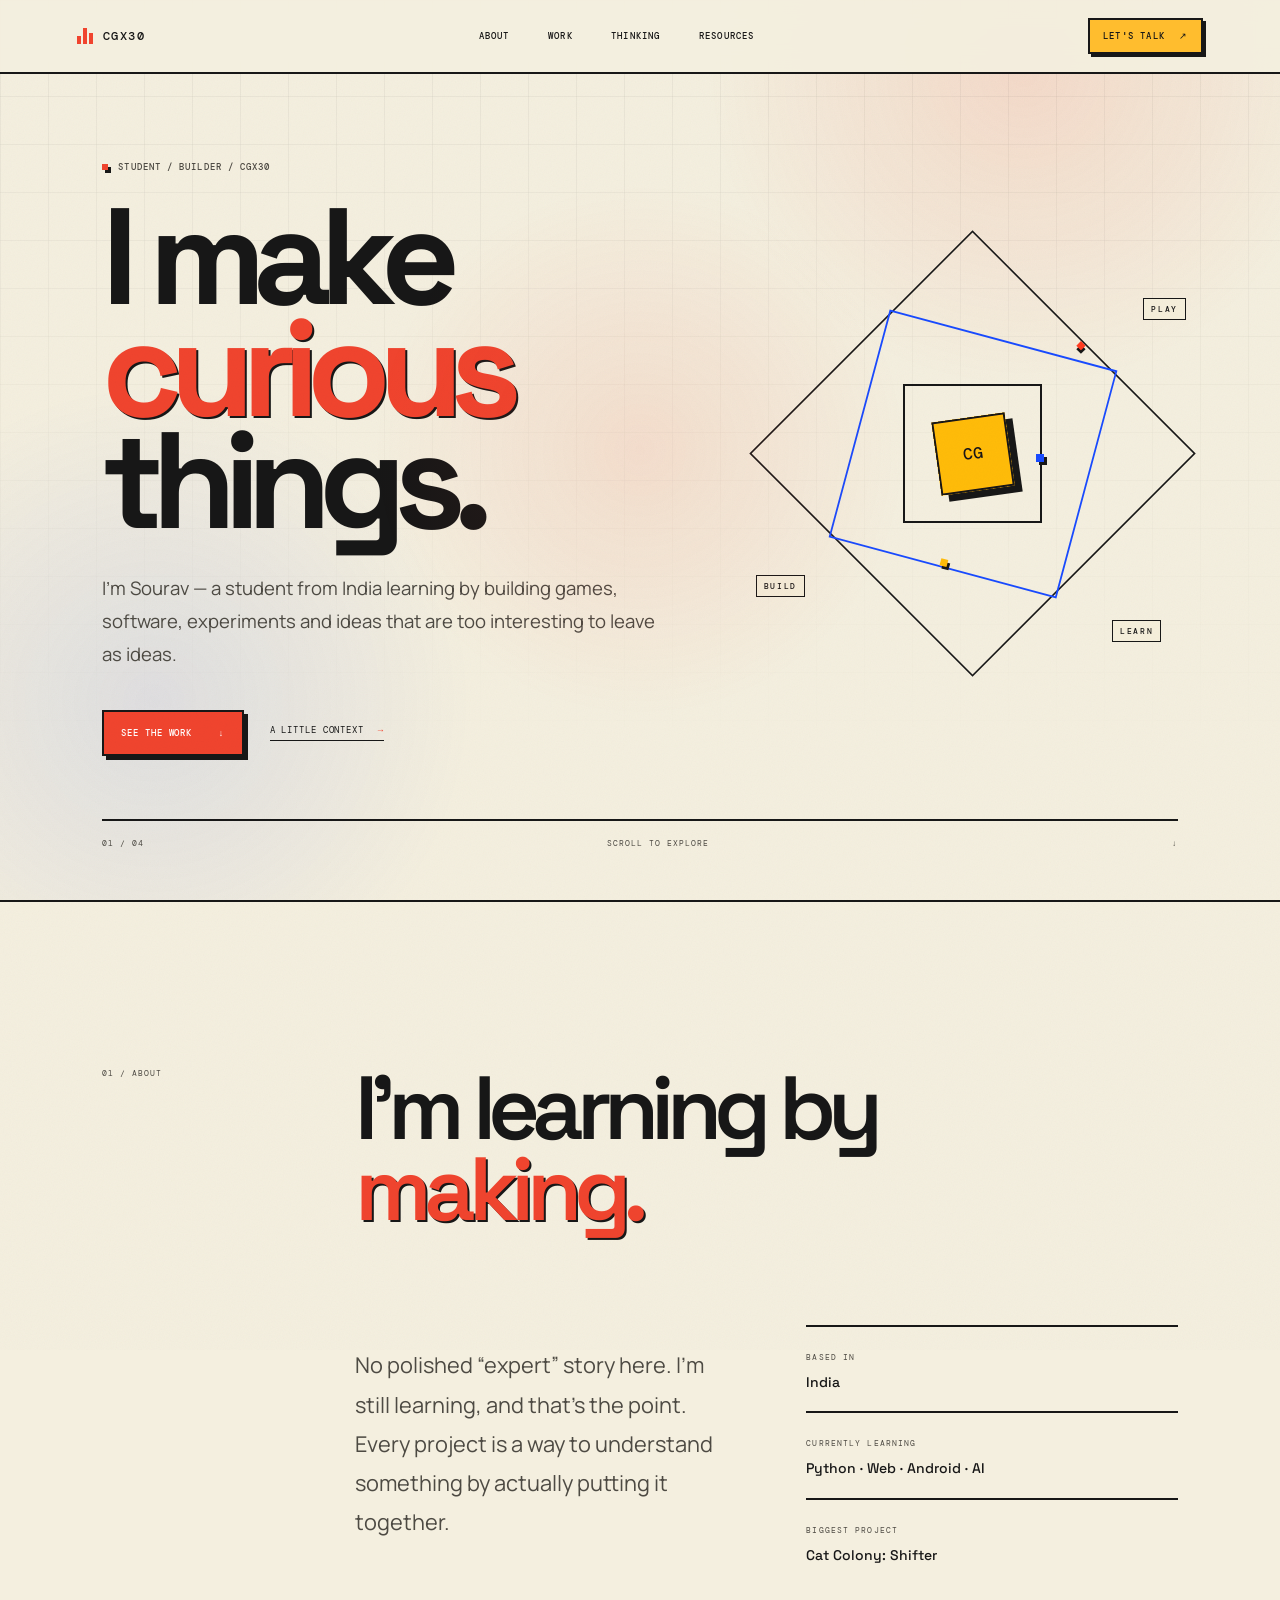
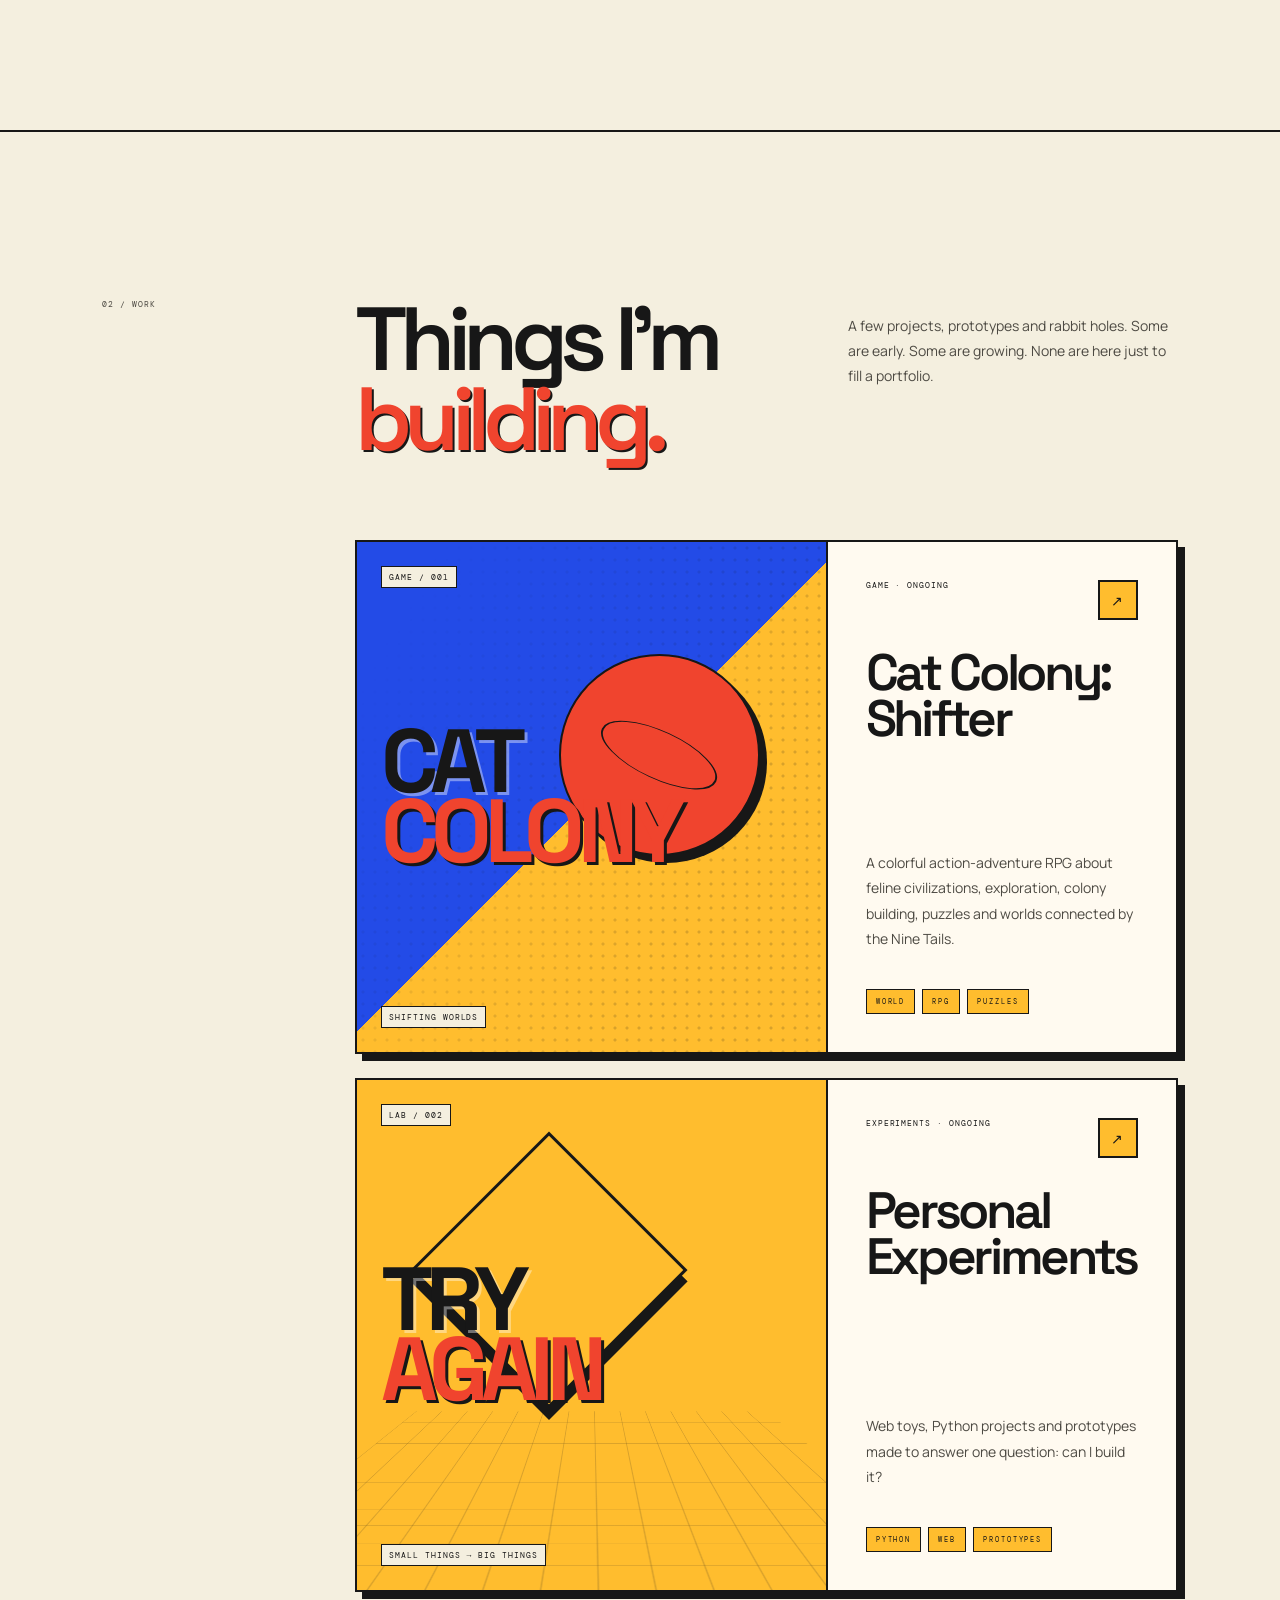
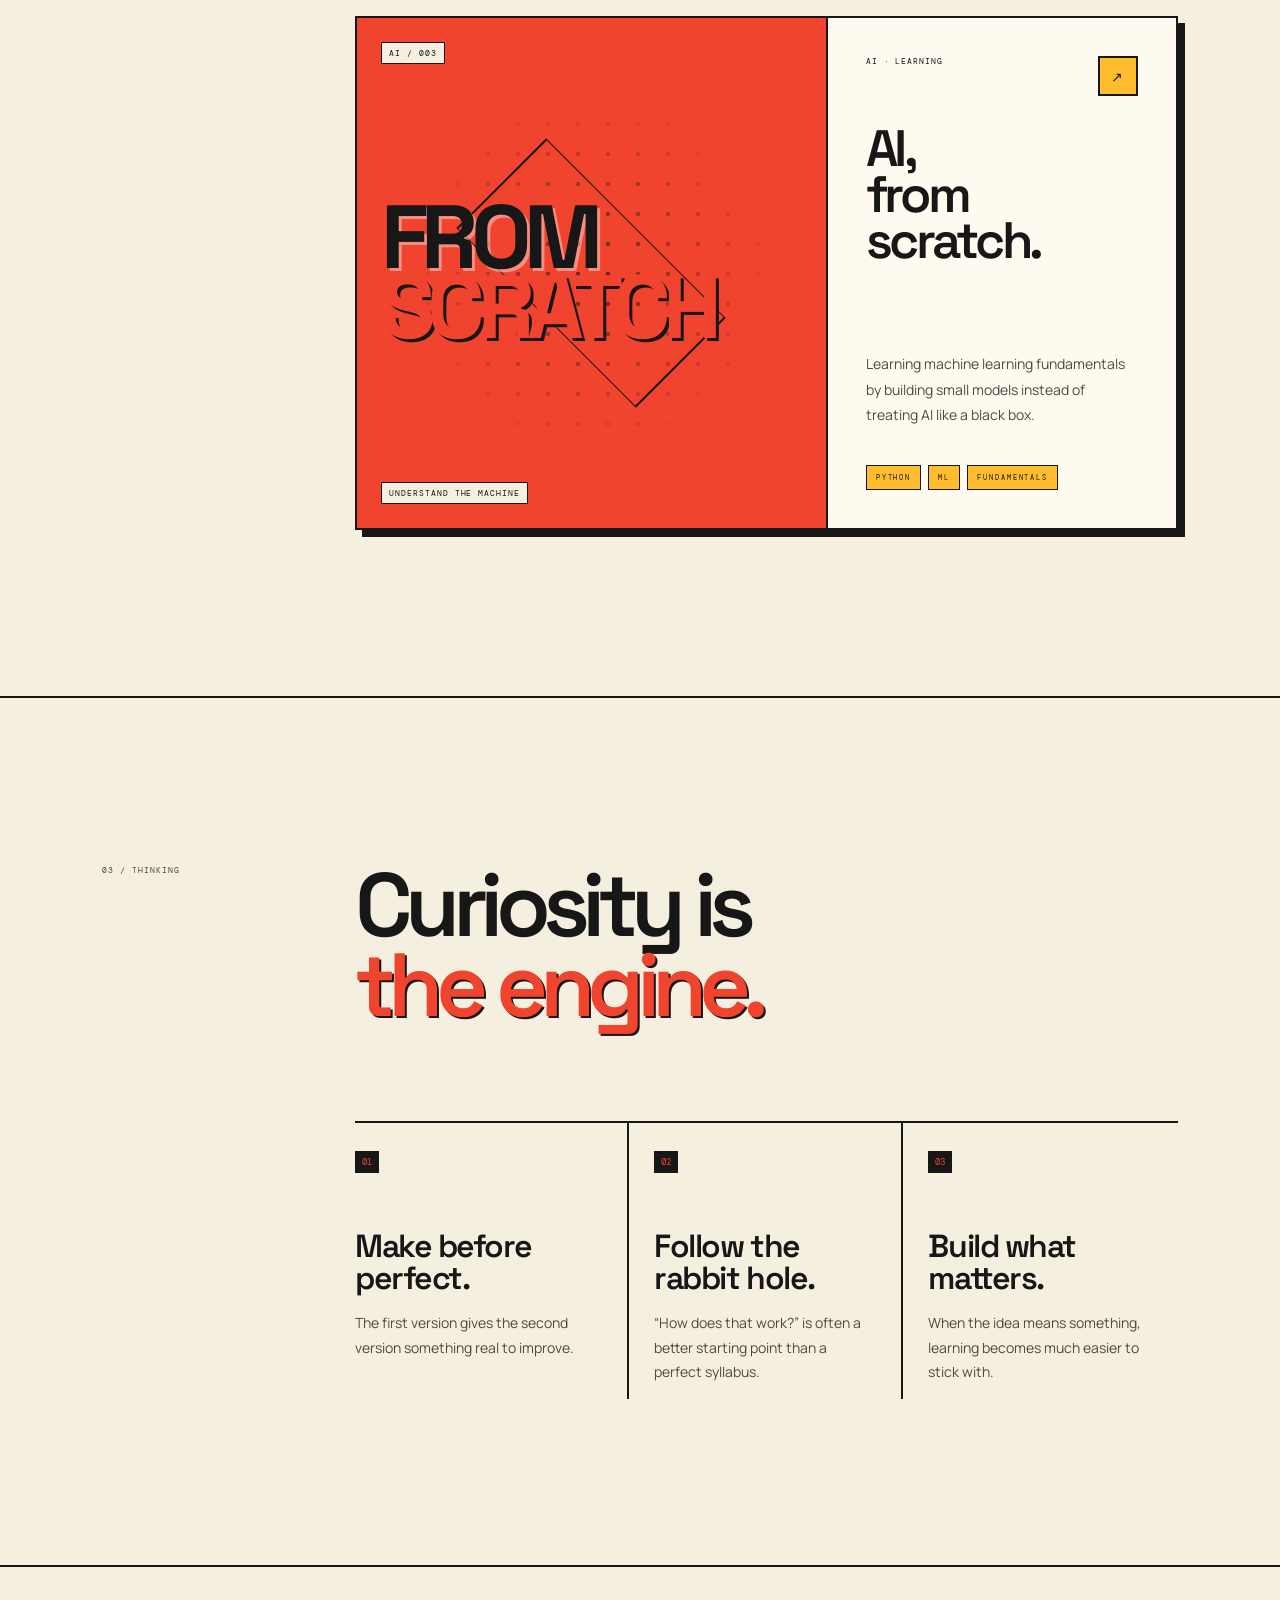
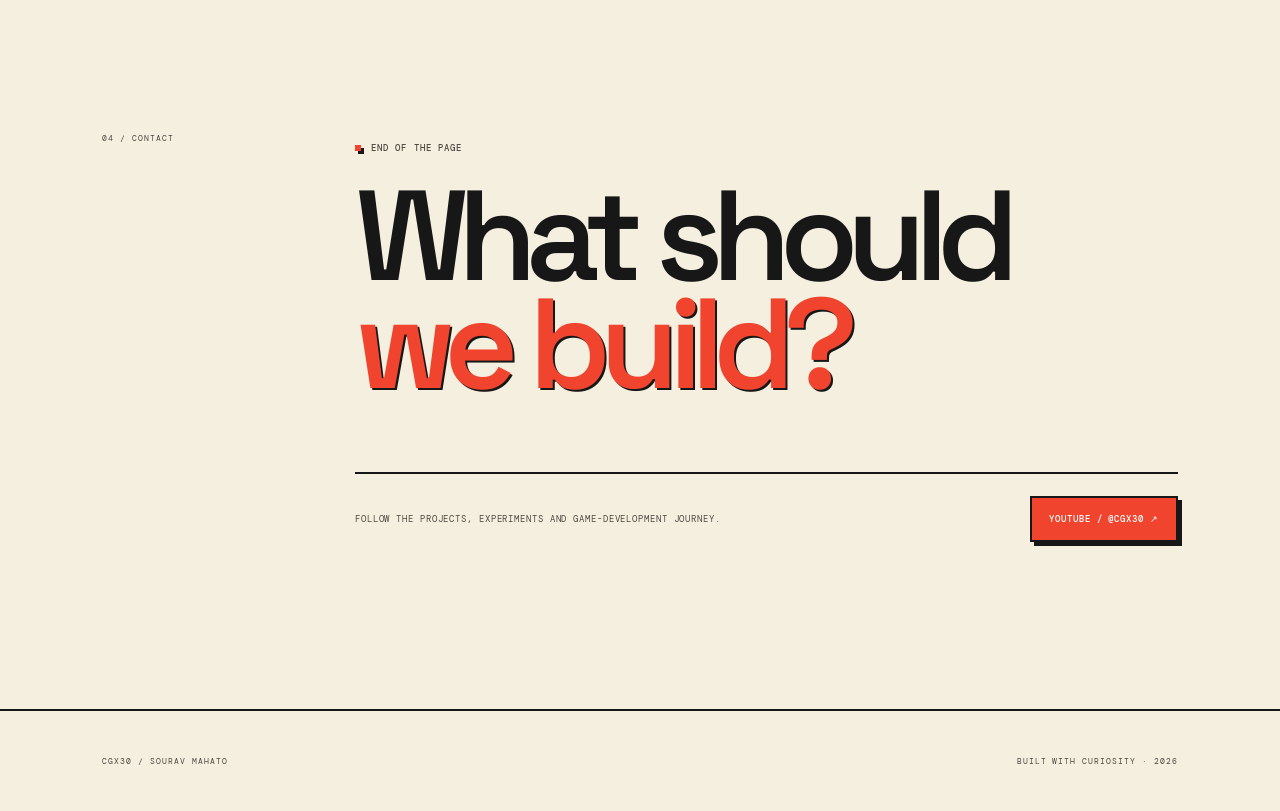
<file: index.html>
<!doctype html>
<html lang="en">
<head>
<meta charset="utf-8">
<meta name="viewport" content="width=device-width,initial-scale=1,viewport-fit=cover">
<title>Sourav Mahato — CGX30</title>
<meta name="description" content="Sourav Mahato — CGX30. Student, game creator and curious builder from India.">
<meta name="theme-color" content="#08090c">
<link rel="canonical" href="https://souravmahato2011371.github.io/My_Portfolio/">
<link rel="preconnect" href="https://fonts.googleapis.com">
<link rel="preconnect" href="https://fonts.gstatic.com" crossorigin>
<link href="https://fonts.googleapis.com/css2?family=DM+Mono:wght@400;500&family=Manrope:wght@400;600;700;800&family=Space+Grotesk:wght@500;600;700&display=swap" rel="stylesheet">
<link rel="stylesheet" href="styles.css">
</head>
<body>
<div class="grain" aria-hidden="true"></div>
<div class="cursor-glow" aria-hidden="true"></div>
<div class="scroll-line" aria-hidden="true"><span></span></div>

<header class="nav">
  <a class="logo" href="#top" aria-label="CGX30 home"><span class="logo-bars"><i></i><i></i><i></i></span>CGX30</a>
  <nav class="desktop-nav">
    <a href="#about">About</a>
    <a href="#work">Work</a>
    <a href="#thinking">Thinking</a>
    <a href="resources.html">Resources</a>
  </nav>
  <button class="mobile-menu-button" type="button" aria-label="Open navigation" aria-expanded="false" aria-controls="mobile-nav">Menu <span>+</span></button>
  <a class="nav-cta" href="#contact">Let's talk <span>↗</span></a>
  <div class="mobile-nav" id="mobile-nav" aria-hidden="true">
    <a href="#about">About</a>
    <a href="#work">Work</a>
    <a href="#thinking">Thinking</a>
    <a href="resources.html">Resources</a>
    <a href="#contact">Let's talk <span>↗</span></a>
  </div>
</header>

<main id="top">
<section class="hero">
  <div class="hero-bg" aria-hidden="true"></div>
  <div class="hero-copy">
    <p class="kicker"><span></span> STUDENT / BUILDER / CGX30</p>
    <h1>I make<br><em>curious</em><br>things.</h1>
    <p class="hero-text">I’m Sourav — a student from India learning by building games, software, experiments and ideas that are too interesting to leave as ideas.</p>
    <div class="actions">
      <a class="button button-fill" href="#work">See the work <span>↓</span></a>
      <a class="underlink" href="#about">A little context <span>→</span></a>
    </div>
  </div>
  <div class="hero-art" aria-hidden="true">
    <div class="art-ring ring-a"><i></i></div>
    <div class="art-ring ring-b"><i></i></div>
    <div class="art-ring ring-c"><i></i></div>
    <div class="art-core"><span>CG</span></div>
    <b class="art-word word-a">PLAY</b><b class="art-word word-b">BUILD</b><b class="art-word word-c">LEARN</b>
  </div>
  <div class="hero-footer"><span>01 / 04</span><span>SCROLL TO EXPLORE</span><span>↓</span></div>
</section>

<section id="about" class="section">
  <div class="section-index">01 / ABOUT</div>
  <div class="section-main">
    <div class="section-heading reveal">I’m learning by<br><em>making.</em></div>
    <div class="about-grid">
      <p class="large-copy reveal">No polished “expert” story here. I’m still learning, and that’s the point. Every project is a way to understand something by actually putting it together.</p>
      <div class="facts reveal">
        <div><small>BASED IN</small><strong>India</strong></div>
        <div><small>CURRENTLY LEARNING</small><strong>Python · Web · Android · AI</strong></div>
        <div><small>BIGGEST PROJECT</small><strong>Cat Colony: Shifter</strong></div>
      </div>
    </div>
  </div>
</section>

<section id="work" class="section work">
  <div class="section-index">02 / WORK</div>
  <div class="section-main">
    <div class="work-heading">
      <div class="section-heading reveal">Things I’m<br><em>building.</em></div>
      <p class="muted reveal">A few projects, prototypes and rabbit holes. Some are early. Some are growing. None are here just to fill a portfolio.</p>
    </div>
    <div class="projects">
      <a class="project project-feature reveal" href="#cat-colony" id="cat-colony">
        <div class="project-art cat-art">
          <span class="art-id">GAME / 001</span>
          <div class="planet"></div>
          <div class="project-word">CAT<br><em>COLONY</em></div>
          <span class="art-note">SHIFTING WORLDS</span>
        </div>
        <div class="project-copy">
          <div class="project-top"><span>GAME · ONGOING</span><b>↗</b></div>
          <h2>Cat Colony:<br>Shifter</h2>
          <p>A colorful action-adventure RPG about feline civilizations, exploration, colony building, puzzles and worlds connected by the Nine Tails.</p>
          <div class="chips"><i>WORLD</i><i>RPG</i><i>PUZZLES</i></div>
        </div>
      </a>
      <a class="project reveal" href="#experiments" id="experiments">
        <div class="project-art lab-art">
          <span class="art-id">LAB / 002</span>
          <div class="lab-grid"></div>
          <div class="project-word">TRY<br><em>AGAIN</em></div>
          <span class="art-note">SMALL THINGS → BIG THINGS</span>
        </div>
        <div class="project-copy">
          <div class="project-top"><span>EXPERIMENTS · ONGOING</span><b>↗</b></div>
          <h2>Personal<br>Experiments</h2>
          <p>Web toys, Python projects and prototypes made to answer one question: can I build it?</p>
          <div class="chips"><i>PYTHON</i><i>WEB</i><i>PROTOTYPES</i></div>
        </div>
      </a>
      <a class="project reveal" href="#ai" id="ai">
        <div class="project-art ai-art">
          <span class="art-id">AI / 003</span>
          <div class="nodes"></div>
          <div class="project-word">FROM<br><em>SCRATCH</em></div>
          <span class="art-note">UNDERSTAND THE MACHINE</span>
        </div>
        <div class="project-copy">
          <div class="project-top"><span>AI · LEARNING</span><b>↗</b></div>
          <h2>AI,<br>from scratch.</h2>
          <p>Learning machine learning fundamentals by building small models instead of treating AI like a black box.</p>
          <div class="chips"><i>PYTHON</i><i>ML</i><i>FUNDAMENTALS</i></div>
        </div>
      </a>
    </div>
  </div>
</section>

<section id="thinking" class="section thinking">
  <div class="section-index">03 / THINKING</div>
  <div class="section-main">
    <div class="section-heading reveal">Curiosity is<br><em>the engine.</em></div>
    <div class="principles">
      <article class="principle reveal"><span>01</span><h3>Make before perfect.</h3><p>The first version gives the second version something real to improve.</p></article>
      <article class="principle reveal"><span>02</span><h3>Follow the rabbit hole.</h3><p>“How does that work?” is often a better starting point than a perfect syllabus.</p></article>
      <article class="principle reveal"><span>03</span><h3>Build what matters.</h3><p>When the idea means something, learning becomes much easier to stick with.</p></article>
    </div>
  </div>
</section>

<section id="contact" class="section contact">
  <div class="section-index">04 / CONTACT</div>
  <div class="section-main">
    <p class="kicker reveal"><span></span> END OF THE PAGE</p>
    <h2 class="contact-heading reveal">What should<br><em>we build?</em></h2>
    <div class="contact-bottom reveal">
      <p>Follow the projects, experiments and game-development journey.</p>
      <a class="button button-fill" href="https://youtube.com/@cgx30" target="_blank" rel="noopener noreferrer">YouTube / @cgx30 ↗</a>
    </div>
  </div>
</section>
</main>

<footer><span>CGX30 / SOURAV MAHATO</span><span>BUILT WITH CURIOSITY · 2026</span></footer>
<script src="script.js"></script>
</body>
</html>
</file>
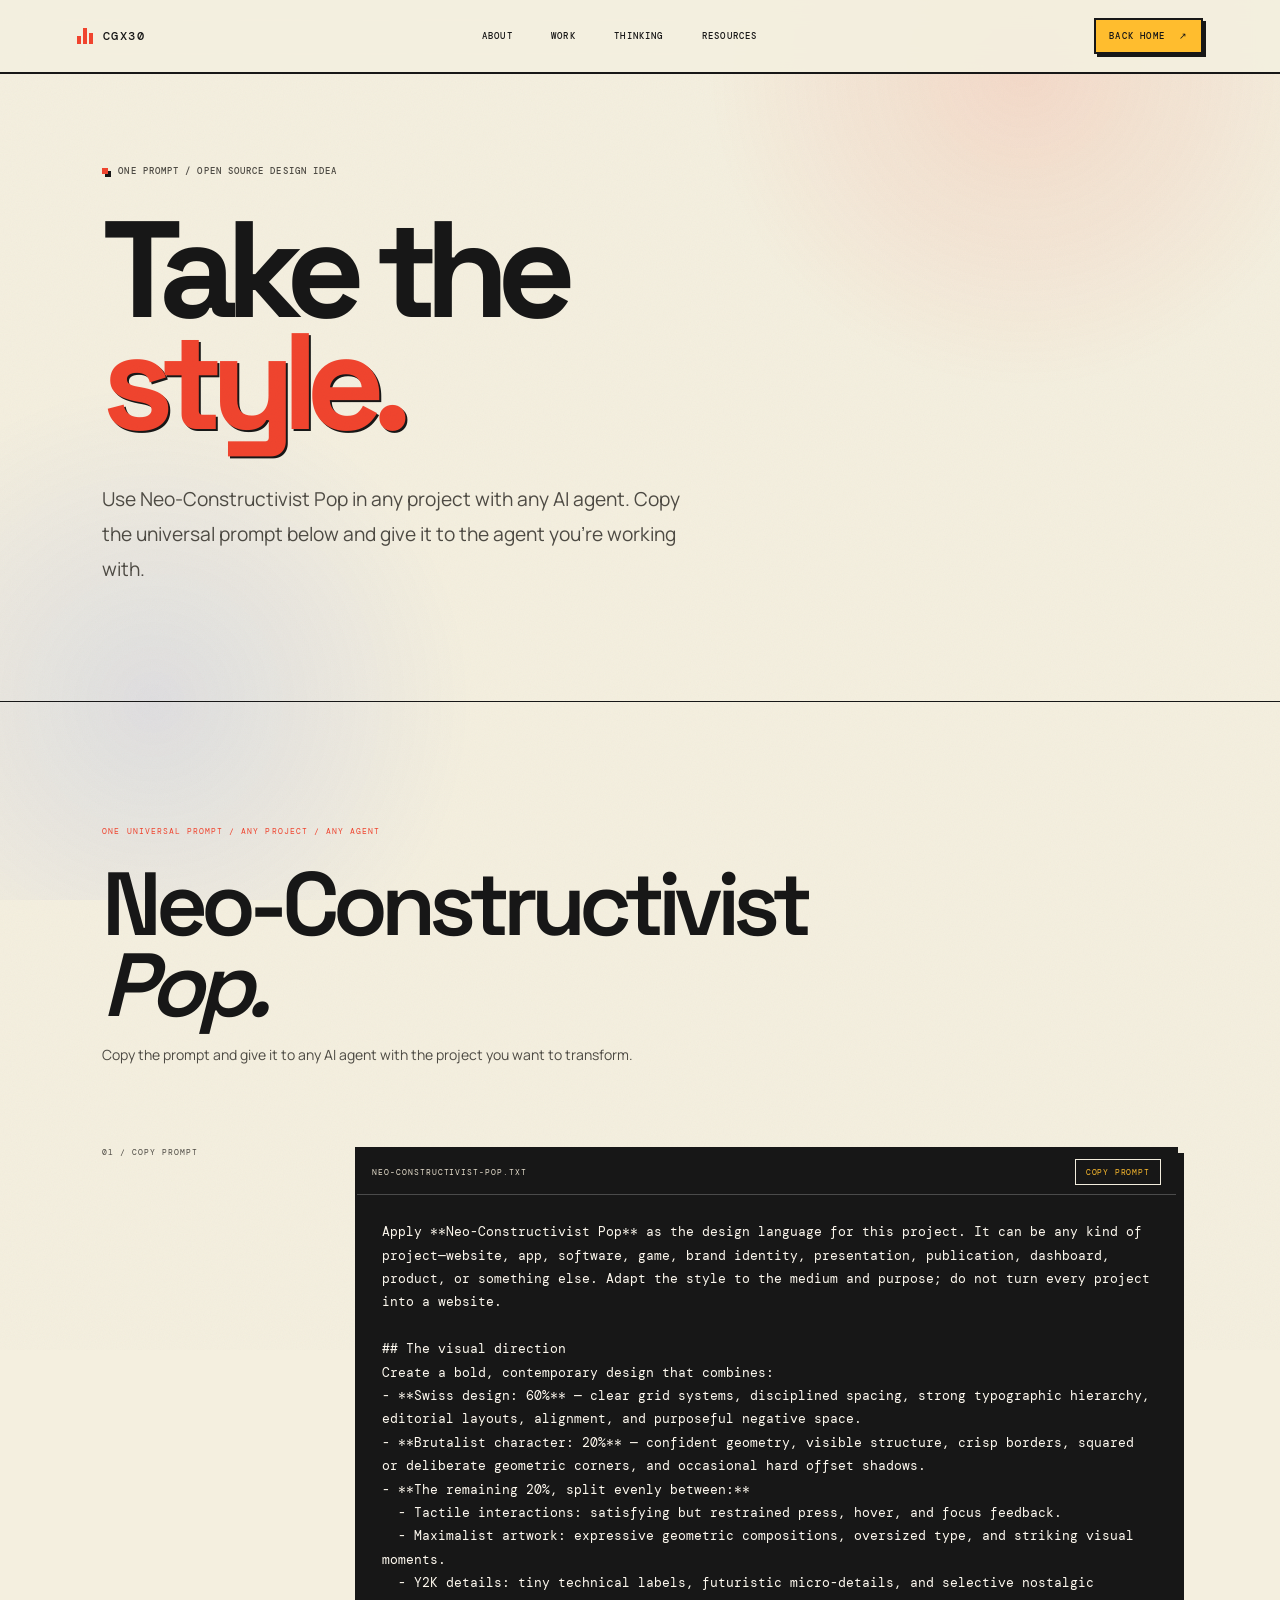
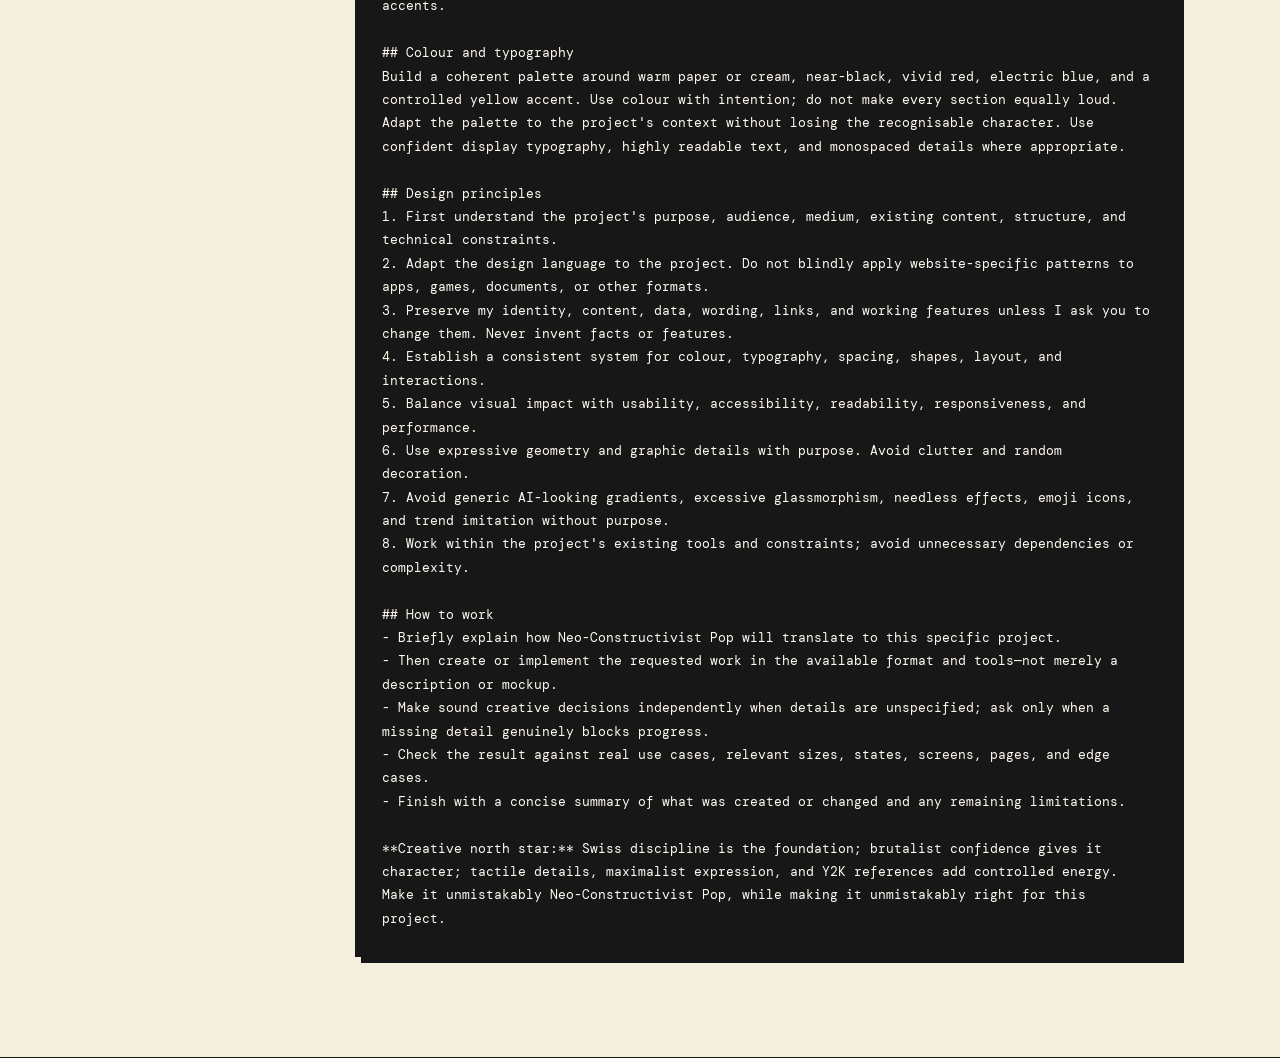
<file: resources.html>
<!doctype html>
<html lang="en">
<head>
<meta charset="utf-8">
<meta name="viewport" content="width=device-width,initial-scale=1,viewport-fit=cover">
<title>Neo-Constructivist Pop — Resources | CGX30</title>
<meta name="description" content="A universal Neo-Constructivist Pop design prompt for any project and any AI agent.">
<meta name="theme-color" content="#f3f1e9">
<link rel="canonical" href="https://souravmahato2011371.github.io/My_Portfolio/resources.html">
<link rel="preconnect" href="https://fonts.googleapis.com">
<link rel="preconnect" href="https://fonts.gstatic.com" crossorigin>
<link href="https://fonts.googleapis.com/css2?family=DM+Mono:wght@400;500&family=Manrope:wght@400;600;700;800&family=Space+Grotesk:wght@500;600;700&display=swap" rel="stylesheet">
<link rel="stylesheet" href="styles.css">
</head>
<body>
<div class="grain" aria-hidden="true"></div>
<div class="scroll-line" aria-hidden="true"><span></span></div>
<header class="nav">
  <a class="logo" href="index.html"><span class="logo-bars"><i></i><i></i><i></i></span>CGX30</a>
  <nav class="desktop-nav">
    <a href="index.html#about">About</a><a href="index.html#work">Work</a><a href="index.html#thinking">Thinking</a><a href="resources.html" aria-current="page">Resources</a>
  </nav>
  <button class="mobile-menu-button" type="button" aria-label="Open navigation" aria-expanded="false" aria-controls="mobile-nav">Menu <span>+</span></button>
  <a class="nav-cta" href="index.html">Back home <span>↗</span></a>
  <div class="mobile-nav" id="mobile-nav" aria-hidden="true">
    <a href="index.html#about">About</a><a href="index.html#work">Work</a><a href="index.html#thinking">Thinking</a><a href="resources.html" aria-current="page">Resources</a><a href="index.html">Back home <span>↗</span></a>
  </div>
</header>
<main class="resource-page">
  <section class="resource-hero">
    <p class="kicker"><span></span> ONE PROMPT / OPEN SOURCE DESIGN IDEA</p>
    <h1>Take the<br><em>style.</em></h1>
    <p>Use Neo-Constructivist Pop in any project with any AI agent. Copy the universal prompt below and give it to the agent you're working with.</p>
  </section>
  <div id="resource-list"></div>
</main>
<script src="script.js"></script>
<script src="resources.js"></script>
</body>
</html>
</file>
<file: styles.css>
:root{--bg:#08090c;--panel:#0e1117;--panel2:#12161e;--text:#f3f5f7;--muted:#87909d;--faint:#59616d;--line:#222833;--lime:#d9ff4d;--blue:#7180ff;--pink:#ff5e9d;--display:"Space Grotesk",sans-serif;--body:"Manrope",sans-serif;--mono:"DM Mono",monospace;--ease:cubic-bezier(.2,.8,.2,1)}
*{box-sizing:border-box}html{scroll-behavior:smooth}body{margin:0;background:var(--bg);color:var(--text);font-family:var(--body);overflow-x:hidden}body:before{content:"";position:fixed;inset:0;z-index:-3;background:radial-gradient(circle at 72% 12%,rgba(113,128,255,.11),transparent 26%),radial-gradient(circle at 10% 70%,rgba(217,255,77,.045),transparent 24%)}a{color:inherit;text-decoration:none}button{font:inherit}::selection{background:var(--lime);color:#08090c}:focus-visible{outline:2px solid var(--lime);outline-offset:5px}
.grain{position:fixed;inset:-50%;z-index:30;pointer-events:none;opacity:.018;background-image:url("data:image/svg+xml,%3Csvg xmlns='http://www.w3.org/2000/svg' width='180' height='180'%3E%3Cfilter id='n'%3E%3CfeTurbulence type='fractalNoise' baseFrequency='.85' numOctaves='3' stitchTiles='stitch'/%3E%3C/filter%3E%3Crect width='100%25' height='100%25' filter='url(%23n)'/%3E%3C/svg%3E")} .cursor-glow{position:fixed;inset:0;pointer-events:none;z-index:1;background:radial-gradient(460px circle at var(--x,50%) var(--y,50%),rgba(113,128,255,.075),transparent 58%)}.scroll-line{position:fixed;top:0;left:0;right:0;height:2px;z-index:100}.scroll-line span{display:block;height:100%;background:linear-gradient(90deg,var(--lime),var(--blue),var(--pink));transform:scaleX(0);transform-origin:left}
.nav{height:74px;position:fixed;z-index:50;inset:0 0 auto;display:flex;align-items:center;justify-content:space-between;padding:0 clamp(20px,6vw,90px);border-bottom:1px solid rgba(255,255,255,.055);background:rgba(8,9,12,.72);backdrop-filter:blur(16px);-webkit-backdrop-filter:blur(16px)}.logo{display:flex;align-items:center;gap:10px;font:500 12px var(--mono);letter-spacing:.12em}.logo-bars{display:flex;gap:3px;align-items:flex-end;height:16px}.logo-bars i{width:4px;border-radius:2px;background:var(--lime)}.logo-bars i:nth-child(1){height:8px}.logo-bars i:nth-child(2){height:16px}.logo-bars i:nth-child(3){height:11px}.desktop-nav{display:flex;gap:clamp(18px,3vw,40px)}.desktop-nav a,.nav-cta{font:400 9px var(--mono);letter-spacing:.13em;text-transform:uppercase;color:var(--muted);transition:color .25s}.desktop-nav a:hover,.nav-cta:hover{color:var(--text)}.nav-cta{color:var(--text);border:1px solid var(--line);padding:10px 13px}.nav-cta span{color:var(--lime);margin-left:8px}.mobile-menu-button,.mobile-nav{display:none}
main{max-width:1600px;margin:auto}.hero{min-height:100svh;position:relative;padding:145px clamp(20px,8vw,130px) 45px;display:grid;grid-template-columns:minmax(0,1fr) minmax(280px,430px);align-items:center;gap:50px;overflow:hidden}.hero-bg{position:absolute;inset:0;opacity:.45;background-image:linear-gradient(rgba(255,255,255,.035) 1px,transparent 1px),linear-gradient(90deg,rgba(255,255,255,.035) 1px,transparent 1px);background-size:78px 78px;mask-image:linear-gradient(to bottom,#000,transparent 82%);animation:grid 20s linear infinite}.hero-copy{position:relative;z-index:2}.kicker,.section-index,.hero-footer,.art-id,.art-note,.project-top,.chips,footer{font-family:var(--mono);text-transform:uppercase;letter-spacing:.12em}.kicker{display:flex;align-items:center;gap:10px;color:var(--muted);font-size:9px}.kicker span{width:6px;height:6px;border-radius:50%;background:var(--lime);box-shadow:0 0 14px var(--lime)}h1{font:700 clamp(4.4rem,10.7vw,10.5rem)/.82 var(--display);letter-spacing:-.085em;margin:28px 0 34px}h1 em,.section-heading em,.contact-heading em,.project-word em{font-style:normal;color:var(--lime)}.hero-text{max-width:570px;color:var(--muted);font-size:clamp(1rem,1.45vw,1.2rem);line-height:1.8}.actions{display:flex;align-items:center;gap:26px;margin-top:38px}.button{display:inline-flex;align-items:center;justify-content:space-between;gap:26px;padding:15px 17px;border:1px solid var(--line);font:500 9px var(--mono);letter-spacing:.1em;text-transform:uppercase;transition:transform .35s var(--ease),background .25s,border-color .25s}.button-fill{background:var(--lime);color:#08090c;border-color:var(--lime)}.button-fill:hover{background:#e7ff84}.underlink{font:400 9px var(--mono);color:var(--muted);letter-spacing:.1em;text-transform:uppercase}.underlink span{color:var(--lime);margin-left:8px}.hero-art{width:min(32vw,430px);aspect-ratio:1;justify-self:end;position:relative;animation:float 7s ease-in-out infinite}.art-ring{position:absolute;border:1px solid rgba(255,255,255,.12);border-radius:50%;inset:3%;animation:spin 24s linear infinite}.art-ring i{position:absolute;left:50%;top:0;width:8px;height:8px;margin-left:-4px;border-radius:50%;background:var(--lime);box-shadow:0 0 18px var(--lime)}.ring-b{inset:18%;border-color:rgba(113,128,255,.3);animation-duration:15s;animation-direction:reverse}.ring-b i{top:auto;bottom:0;background:var(--pink);box-shadow:0 0 18px var(--pink)}.ring-c{inset:33%;border-color:rgba(255,94,157,.2);animation-duration:10s}.ring-c i{left:auto;top:50%;right:0;margin:0 -4px 0 0;background:var(--blue);box-shadow:0 0 18px var(--blue)}.art-core{position:absolute;inset:41%;border-radius:50%;display:grid;place-items:center;background:radial-gradient(circle at 30% 25%,#a5aeff,var(--blue) 46%,#292f59);box-shadow:0 0 90px rgba(113,128,255,.32),inset 0 0 25px rgba(255,255,255,.22);font:500 12px var(--mono)}.art-word{position:absolute;font:500 8px var(--mono);letter-spacing:.2em;color:var(--faint)}.word-a{right:-2%;top:12%}.word-b{left:-3%;bottom:15%}.word-c{right:4%;bottom:4%}.hero-footer{grid-column:1/-1;display:flex;justify-content:space-between;border-top:1px solid var(--line);padding-top:17px;color:var(--faint);font-size:8px}
.section{display:grid;grid-template-columns:clamp(130px,17vw,245px) minmax(0,1fr);gap:35px;padding:clamp(105px,13vw,185px) clamp(20px,8vw,130px);border-top:1px solid var(--line)}.section-index{font-size:8px;color:var(--faint)}.section-main{min-width:0}.section-heading{font:600 clamp(3.2rem,7vw,7.4rem)/.9 var(--display);letter-spacing:-.075em}.about-grid{display:grid;grid-template-columns:1fr 1fr;gap:80px;margin-top:95px}.large-copy{max-width:610px;font-size:clamp(1.15rem,1.7vw,1.45rem);line-height:1.8;color:var(--muted)}.facts{display:grid;gap:20px}.facts div{border-top:1px solid var(--line);padding-top:16px}.facts small{font:8px var(--mono);color:var(--faint);letter-spacing:.14em}.facts strong{display:block;font:500 14px var(--display);margin-top:8px}.work-heading{display:flex;justify-content:space-between;align-items:end;gap:50px;margin-bottom:80px}.muted{max-width:330px;color:var(--muted);font-size:14px;line-height:1.8}.projects{display:grid;gap:24px}.project{display:grid;grid-template-columns:1.15fr .85fr;border:1px solid var(--line);background:var(--panel);overflow:hidden;transition:border-color .35s,transform .45s var(--ease)}.project:hover{border-color:#414b5c;transform:translateY(-4px)}.project-art{min-height:510px;position:relative;overflow:hidden;padding:24px;display:flex;flex-direction:column;justify-content:space-between}.art-id,.art-note{position:relative;z-index:3;font-size:8px;color:#697281}.project-word{position:relative;z-index:3;font:700 clamp(3.5rem,7vw,8rem)/.78 var(--display);letter-spacing:-.085em}.cat-art{background:radial-gradient(circle at 67% 40%,rgba(113,128,255,.34),transparent 22%),linear-gradient(135deg,#0b0e15,#17122a 70%,#0a0c11)}.planet{position:absolute;width:43%;aspect-ratio:1;border:1px solid rgba(217,255,77,.45);border-radius:50%;right:14%;top:22%;box-shadow:0 0 100px rgba(113,128,255,.2),inset 0 0 40px rgba(217,255,77,.05)}.planet:after{content:"";position:absolute;inset:18%;border:1px dashed rgba(113,128,255,.45);border-radius:50%;transform:rotate(25deg) scaleY(.38)}.lab-art{background:linear-gradient(135deg,#09100e,#12201a)}.lab-grid{position:absolute;inset:0;background-image:linear-gradient(rgba(217,255,77,.08) 1px,transparent 1px),linear-gradient(90deg,rgba(217,255,77,.08) 1px,transparent 1px);background-size:34px 34px;transform:perspective(600px) rotateX(62deg) scale(1.7);transform-origin:bottom}.lab-art:after{content:"";position:absolute;width:190px;height:190px;border:1px solid rgba(217,255,77,.35);border-radius:50%;left:20%;top:18%;box-shadow:0 0 60px rgba(217,255,77,.08)}.ai-art{background:radial-gradient(circle at 50% 50%,rgba(255,94,157,.17),transparent 27%),#100c15}.nodes{position:absolute;inset:12%;background-image:radial-gradient(circle,rgba(255,94,157,.85) 1px,transparent 2px);background-size:30px 30px;mask-image:radial-gradient(circle,#000,transparent 70%);animation:nodes 9s linear infinite}.ai-art:after{content:"";position:absolute;width:250px;height:250px;border:1px solid rgba(113,128,255,.2);border-radius:50%;left:50%;top:50%;transform:translate(-50%,-50%) rotate(25deg) scaleY(.5)}.project-copy{padding:38px;display:flex;flex-direction:column;position:relative}.project-top{display:flex;justify-content:space-between;color:var(--lime);font-size:8px}.project-top b{display:grid;place-items:center;width:40px;height:40px;border:1px solid var(--line);border-radius:50%;font:14px var(--body);color:var(--lime);transition:.35s}.project:hover .project-top b{background:var(--lime);color:#08090c;transform:rotate(45deg)}.project-copy h2{font:600 clamp(2.2rem,4vw,4.5rem)/.9 var(--display);letter-spacing:-.065em;margin:30px 0}.project-copy p{margin-top:auto;color:var(--muted);font-size:14px;line-height:1.8;max-width:430px}.chips{display:flex;gap:7px;flex-wrap:wrap;margin-top:24px}.chips i{font-style:normal;color:#697281;border:1px solid var(--line);padding:7px 9px;font-size:7px}.principles{display:grid;grid-template-columns:repeat(3,1fr);margin-top:95px;border-top:1px solid var(--line)}.principle{padding:25px 25px 0 0;border-right:1px solid var(--line)}.principle+ .principle{padding-left:25px}.principle:last-child{border-right:0}.principle>span{font:9px var(--mono);color:var(--lime)}.principle h3{font:600 clamp(1.6rem,2.5vw,2.4rem)/1 var(--display);letter-spacing:-.045em;margin:60px 0 17px}.principle p{color:var(--muted);font-size:14px;line-height:1.75;max-width:30ch}.contact-heading{font:600 clamp(4.3rem,10vw,10.5rem)/.84 var(--display);letter-spacing:-.09em;margin:28px 0 75px}.contact-bottom{display:flex;justify-content:space-between;align-items:center;gap:35px;border-top:1px solid var(--line);padding-top:22px}.contact-bottom p{font:9px var(--mono);letter-spacing:.1em;text-transform:uppercase;color:var(--faint);max-width:420px}footer{max-width:1600px;margin:auto;display:flex;justify-content:space-between;padding:45px clamp(20px,8vw,130px);color:#4e5661;font-size:8px}.reveal{opacity:0;transform:translateY(24px);transition:opacity .8s var(--ease),transform .8s var(--ease)}.reveal.visible{opacity:1;transform:none}
@keyframes grid{to{background-position:78px 78px}}@keyframes spin{to{transform:rotate(360deg)}}@keyframes float{50%{transform:translateY(-13px) rotate(2deg)}}@keyframes nodes{to{transform:translate(18px,-18px)}}
@media(max-width:900px){.cursor-glow{display:none}.desktop-nav,.nav-cta{display:none}.mobile-menu-button{display:inline-flex;align-items:center;gap:8px;border:1px solid var(--line);background:transparent;color:var(--text);padding:9px 11px;font:400 9px var(--mono);letter-spacing:.12em;text-transform:uppercase;cursor:pointer}.mobile-menu-button span{color:var(--lime);font-size:14px;line-height:1}.nav{position:fixed}.mobile-nav{position:absolute;display:flex;visibility:hidden;opacity:0;pointer-events:none;left:12px;right:12px;top:calc(100% + 8px);padding:10px;background:rgba(14,17,23,.98);border:1px solid var(--line);box-shadow:0 20px 60px rgba(0,0,0,.45);transform:translateY(-8px);transition:opacity .2s,transform .2s,visibility .2s}.mobile-nav.open{visibility:visible;opacity:1;pointer-events:auto;transform:none}.mobile-nav a{padding:15px 12px;color:var(--muted);font:400 10px var(--mono);letter-spacing:.12em;text-transform:uppercase;border-bottom:1px solid var(--line)}.mobile-nav a:last-child{border-bottom:0;color:var(--text)}.mobile-nav a span{color:var(--lime);margin-left:8px}.hero{grid-template-columns:1fr;padding-top:125px}.hero-art{position:absolute;width:300px;right:-80px;top:155px;opacity:.48;animation:none}.hero-copy{z-index:2}.section{grid-template-columns:1fr;gap:20px}.about-grid{grid-template-columns:1fr;gap:55px}.work-heading{display:block}.work-heading .muted{margin-top:28px}.project{grid-template-columns:1fr}.project-art{min-height:380px}.project-copy{min-height:390px}.principles{grid-template-columns:1fr}.principle,.principle+.principle{border-right:0;border-bottom:1px solid var(--line);padding:28px 0}.principle:last-child{border-bottom:0}.principle h3{margin-top:30px}}
@media(max-width:600px){.nav{height:64px;background:rgba(8,9,12,.95);backdrop-filter:none}.nav-cta{padding:9px 10px}.hero{padding:105px 20px 35px}.hero-art{width:230px;right:-105px;top:150px;opacity:.3}.hero h1{font-size:clamp(4rem,20vw,7rem)}.actions{flex-direction:column;align-items:flex-start}.hero-footer span:nth-child(2){display:none}.section{padding:95px 20px}.section-heading{font-size:clamp(3rem,15vw,5.2rem)}.project-art{min-height:300px}.project-word{font-size:clamp(3.1rem,17vw,6rem)}.project-copy{padding:28px;min-height:410px}.contact-heading{font-size:clamp(4rem,19vw,7rem)}.contact-bottom{align-items:flex-start;flex-direction:column}footer{flex-direction:column;gap:12px;padding:40px 20px}.grain{display:none}}
@media(prefers-reduced-motion:reduce){*,*:before,*:after{animation-duration:.001ms!important;animation-iteration-count:1!important;scroll-behavior:auto!important;transition-duration:.001ms!important}.reveal{opacity:1;transform:none}}

.resource-page{max-width:1600px;margin:auto}.resource-hero{min-height:78svh;padding:150px clamp(20px,8vw,130px) 90px;display:flex;flex-direction:column;justify-content:center;border-bottom:1px solid var(--line)}.resource-hero h1{margin:28px 0 25px}.resource-hero>p:last-child{max-width:590px;color:var(--muted);font-size:clamp(1rem,1.5vw,1.2rem);line-height:1.8}.resource-section{display:grid;grid-template-columns:clamp(130px,17vw,245px) minmax(0,1fr);gap:35px;padding:clamp(85px,10vw,145px) clamp(20px,8vw,130px);border-bottom:1px solid var(--line)}.resource-label{font:8px var(--mono);color:var(--faint);letter-spacing:.12em}.resource-main{min-width:0}.resource-heading{font:600 clamp(3rem,7vw,7rem)/.9 var(--display);letter-spacing:-.075em}.resource-heading em{font-style:normal;color:var(--lime)}.resource-note{color:var(--muted);font-size:14px;line-height:1.8;margin:35px 0 20px}.video-shell{aspect-ratio:16/9;border:1px solid var(--line);background:var(--panel);padding:9px}.video-placeholder{height:100%;display:flex;flex-direction:column;align-items:center;justify-content:center;text-align:center;background:radial-gradient(circle at 50% 45%,rgba(113,128,255,.12),transparent 35%),#0a0d12;border:1px solid #1a202a}.video-placeholder span{font:8px var(--mono);color:var(--lime);letter-spacing:.18em}.video-placeholder strong{font:600 clamp(2rem,5vw,4.5rem)/.9 var(--display);letter-spacing:-.06em;margin:20px 0}.video-placeholder small{font:8px var(--mono);color:var(--faint);letter-spacing:.1em;text-transform:uppercase}.code-card{border:1px solid var(--line);background:#07090d;overflow:hidden}.code-head{height:46px;padding:0 15px;display:flex;align-items:center;justify-content:space-between;border-bottom:1px solid var(--line);font:8px var(--mono);color:var(--faint);letter-spacing:.12em}.code-head button{border:1px solid var(--line);background:transparent;color:var(--lime);padding:7px 10px;font:8px var(--mono);letter-spacing:.1em;cursor:pointer}.code-head button:hover{background:var(--lime);color:#08090c}.code-card pre{margin:0;padding:25px;white-space:pre-wrap;overflow:auto;color:#dfe4ea;font:13px/1.8 var(--mono)}.empty-resource{margin-top:45px;padding:35px;border:1px dashed #303745;color:var(--faint);font:9px var(--mono);letter-spacing:.1em;text-transform:uppercase}.link-grid{display:grid;margin-top:45px;border-top:1px solid var(--line)}.link-grid a{display:flex;justify-content:space-between;align-items:center;padding:22px 0;border-bottom:1px solid var(--line);font:9px var(--mono);letter-spacing:.12em;color:var(--muted);transition:color .25s,padding .3s}.link-grid a:hover{color:var(--text);padding-left:8px}.link-grid b{color:var(--lime);font:16px var(--body)}
@media(max-width:900px){.resource-section{grid-template-columns:1fr;gap:20px}.resource-hero{min-height:72svh}}@media(max-width:600px){.resource-hero{padding:110px 20px 75px}.resource-hero h1{font-size:clamp(4rem,20vw,7rem)}.resource-section{padding:80px 20px}.resource-heading{font-size:clamp(3rem,15vw,5.2rem)}.code-card pre{font-size:11px;padding:18px}.video-placeholder strong{font-size:2.2rem}}

.resource-entry{border-bottom:1px solid var(--line)}.resource-entry-head{padding:clamp(75px,9vw,125px) clamp(20px,8vw,130px) 40px}.resource-entry-head>span{font:8px var(--mono);color:var(--lime);letter-spacing:.13em}.resource-entry-head h2{font:600 clamp(3rem,7vw,7rem)/.9 var(--display);letter-spacing:-.075em;margin:25px 0 18px}.resource-entry-head p{margin:0;color:var(--muted);font-size:14px;line-height:1.7;max-width:600px}.resource-entry .resource-section{border-bottom:0;padding-top:40px;padding-bottom:100px}.video-shell iframe{display:block;width:100%;height:100%;min-height:100%;border:0}.command-list{display:grid;margin-top:45px;border-top:1px solid var(--line)}.command-item{display:flex;align-items:flex-start;justify-content:space-between;gap:25px;padding:20px 0;border-bottom:1px solid var(--line)}.command-item>div{min-width:0;flex:1}.command-item small{font:8px var(--mono);color:var(--faint);letter-spacing:.12em}.command-item pre{margin:10px 0 0;white-space:pre-wrap;overflow:auto;color:#dfe4ea;font:13px/1.7 var(--mono)}.command-item button{flex:none;border:1px solid var(--line);background:transparent;color:var(--lime);padding:8px 10px;font:8px var(--mono);letter-spacing:.1em;cursor:pointer}.command-item button:hover{background:var(--lime);color:#08090c}
@media(max-width:600px){.resource-entry-head{padding:70px 20px 30px}.resource-entry-head h2{font-size:clamp(3rem,15vw,5.2rem)}.resource-entry .resource-section{padding-top:25px;padding-bottom:75px}.command-item{gap:12px}.command-item pre{font-size:11px}}


/* NEO-CONSTRUCTIVIST POP — new visual system */
:root{
 --bg:#f4efdf;--panel:#fffaf0;--panel2:#e8e0ce;--text:#171717;--muted:#4d4a43;--faint:#777064;--line:#171717;
 --lime:#f0442e;--blue:#234be7;--pink:#ffbd2e;--display:"Space Grotesk",sans-serif;--body:"Manrope",sans-serif;--mono:"DM Mono",monospace;
 --ease:cubic-bezier(.2,.8,.2,1)
}
body{background:var(--bg);color:var(--text)}
body:before{z-index:-3;background:radial-gradient(circle at 80% 8%,rgba(240,68,46,.12),transparent 24%),radial-gradient(circle at 12% 78%,rgba(35,75,231,.10),transparent 24%)}
::selection{background:var(--blue);color:#fff}
.grain{opacity:.045;mix-blend-mode:multiply}
.cursor-glow{background:radial-gradient(460px circle at var(--x,50%) var(--y,50%),rgba(240,68,46,.10),transparent 58%)}
.scroll-line span{background:linear-gradient(90deg,#f0442e,#ffbd2e,#234be7)}
.nav{background:rgba(244,239,223,.92);backdrop-filter:blur(12px);-webkit-backdrop-filter:blur(12px);border-bottom:2px solid var(--text)}
.logo{font-weight:500;color:var(--text)}
.logo-bars{gap:2px}.logo-bars i{border-radius:0;background:var(--lime)}
.desktop-nav a,.nav-cta{color:var(--text);font-weight:500}
.desktop-nav a:hover,.nav-cta:hover{color:var(--blue)}
.nav-cta{border:2px solid var(--text);box-shadow:3px 3px 0 var(--text);background:#ffbd2e}
.nav-cta span{color:var(--text)}
.mobile-menu-button{border:2px solid var(--text);box-shadow:3px 3px 0 var(--text);background:#ffbd2e;color:var(--text)}
.mobile-nav{background:#fffaf0;border:2px solid var(--text);box-shadow:6px 6px 0 var(--text)}
.mobile-nav a{color:var(--text);border-bottom:1px solid #c8c0b0}
.mobile-nav a:last-child{color:var(--text)}
.hero{isolation:isolate}
.hero-bg{opacity:.42;background-image:linear-gradient(rgba(23,23,23,.12) 1px,transparent 1px),linear-gradient(90deg,rgba(23,23,23,.12) 1px,transparent 1px);background-size:48px 48px;mask-image:linear-gradient(to bottom,#000,transparent 88%)}
.kicker{color:var(--muted);font-weight:500}
.kicker span{border-radius:0;background:var(--lime);box-shadow:3px 3px 0 var(--text)}
h1{letter-spacing:-.09em}
h1 em,.section-heading em,.contact-heading em,.project-word em{color:var(--lime);text-shadow:2px 2px 0 var(--text)}
.button{border:2px solid var(--text);box-shadow:4px 4px 0 var(--text);font-weight:500;transition:transform .2s,box-shadow .2s,background .2s}
.button-fill{background:var(--lime);color:#fff;border-color:var(--text)}
.button-fill:hover{background:var(--blue);color:#fff}
.underlink{color:var(--text);border-bottom:1px solid var(--text);padding-bottom:4px}
.underlink span{color:var(--lime)}
.hero-art{filter:saturate(1.25)}
.art-ring{border:2px solid var(--text);border-radius:0;transform:rotate(45deg) scale(.82)}
.art-ring i{border-radius:0;background:var(--lime);box-shadow:3px 3px 0 var(--text)}
.ring-b{border-color:var(--blue);transform:rotate(15deg) scale(.9)}
.ring-b i{background:var(--pink);box-shadow:3px 3px 0 var(--text)}
.ring-c{border-color:var(--text);transform:rotate(0deg)}
.ring-c i{background:var(--blue);box-shadow:3px 3px 0 var(--text)}
.art-core{border-radius:0;background:var(--pink);color:var(--text);box-shadow:7px 7px 0 var(--text),inset 0 0 0 2px var(--text);transform:rotate(-8deg);font-size:16px}
.art-word{color:var(--text);background:var(--bg);padding:5px 7px;border:1px solid var(--text)}
.hero-footer{border-top:2px solid var(--text);color:var(--muted)}
.section{border-top:2px solid var(--text)}
.section-index{color:var(--muted)}
.section-heading,.contact-heading{letter-spacing:-.085em}
.large-copy,.muted,.project-copy p,.principle p{color:var(--muted)}
.facts div{border-top:2px solid var(--text)}
.facts small{color:var(--muted)}
.work-heading{align-items:start}
.project{border:2px solid var(--text);background:var(--panel);box-shadow:7px 7px 0 var(--text);transition:transform .25s,box-shadow .25s}
.project:hover{border-color:var(--text);transform:translate(-3px,-3px);box-shadow:10px 10px 0 var(--text)}
.project-art{border-right:2px solid var(--text)}
.cat-art{background:linear-gradient(135deg,#234be7 0%,#234be7 50%,#ffbd2e 50%,#ffbd2e 100%)}
.cat-art:before{content:"";position:absolute;inset:0;background:radial-gradient(circle,#171717 1.3px,transparent 1.8px);background-size:12px 12px;opacity:.16;mask-image:linear-gradient(120deg,transparent 10%,#000 70%)}
.planet{border:2px solid var(--text);border-radius:50%;background:var(--lime);box-shadow:7px 7px 0 var(--text)}
.planet:after{border:2px solid var(--text)}
.lab-art{background:var(--pink)}
.lab-grid{opacity:.6;background-image:linear-gradient(rgba(23,23,23,.28) 1px,transparent 1px),linear-gradient(90deg,rgba(23,23,23,.28) 1px,transparent 1px)}
.lab-art:after{border:3px solid var(--text);border-radius:0;transform:rotate(45deg);box-shadow:8px 8px 0 var(--text)}
.ai-art{background:var(--lime)}
.nodes{background-image:radial-gradient(circle,#171717 2px,transparent 2.5px);opacity:.65}
.ai-art:after{border:2px solid var(--text);border-radius:0;transform:translate(-50%,-50%) rotate(45deg) scaleY(.5)}
.art-id,.art-note{color:var(--text);background:var(--bg);padding:5px 7px;align-self:flex-start;border:1px solid var(--text)}
.project-word{color:var(--text);text-shadow:3px 3px 0 rgba(255,255,255,.4)}
.project-word em{color:var(--lime);text-shadow:3px 3px 0 var(--text)}
.project-top{color:var(--text)}
.project-top b{border:2px solid var(--text);border-radius:0;color:var(--text);background:var(--pink)}
.project:hover .project-top b{background:var(--lime);color:var(--text)}
.chips i{color:var(--text);border:1px solid var(--text);background:#ffbd2e}
.principles{border-top:2px solid var(--text)}
.principle{border-right:2px solid var(--text)}
.principle>span{color:var(--lime);background:var(--text);padding:5px 7px}
.contact-bottom{border-top:2px solid var(--text)}
.contact-bottom p{color:var(--muted)}
footer{border-top:2px solid var(--text);color:var(--muted)}
.reveal{transition:opacity .65s var(--ease),transform .65s var(--ease)}
.resource-hero,.resource-section,.resource-entry{border-color:var(--text)}
.resource-label,.resource-note{color:var(--muted)}
.resource-heading em{color:var(--lime)}
.video-shell{border:2px solid var(--text);background:var(--panel);box-shadow:6px 6px 0 var(--text)}
.video-placeholder{background:linear-gradient(135deg,#234be7 0 50%,#ffbd2e 50%);border:2px solid var(--text);color:var(--text)}
.video-placeholder span,.video-placeholder small{color:var(--text);background:var(--bg);padding:5px 7px}
.video-placeholder strong{color:var(--text);text-shadow:3px 3px 0 #fffaf0}
.code-card{border:2px solid var(--text);background:#171717;box-shadow:6px 6px 0 var(--text)}
.code-head{border-color:#4b4b4b;color:#e8e0ce}
.code-head button,.command-item button{border:1px solid #f4efdf;color:#ffbd2e}
.code-head button:hover,.command-item button:hover{background:#ffbd2e;color:#171717}
.code-card pre,.command-item pre{color:#fffaf0}
.empty-resource{border:2px dashed var(--text);color:var(--muted)}
.link-grid{border-color:var(--text)}
.link-grid a{border-color:var(--text);color:var(--muted)}
.link-grid b{color:var(--lime)}
.resource-entry-head>span{color:var(--lime)}
.resource-entry-head p{color:var(--muted)}
.command-list{border-color:var(--text)}.command-item{border-color:var(--text)}.command-item small{color:var(--muted)}
@media(max-width:900px){
 .mobile-nav{background:#fffaf0}
 .project-art{border-right:0;border-bottom:2px solid var(--text)}
 .principle,.principle+.principle{border-bottom:2px solid var(--text)}
}
@media(max-width:600px){
 .nav{background:rgba(244,239,223,.97);backdrop-filter:none}
 .hero-art{opacity:.2}
 .project{box-shadow:5px 5px 0 var(--text)}
 .project:hover{transform:none;box-shadow:5px 5px 0 var(--text)}
 .grain{display:none}
}
@media(prefers-reduced-motion:reduce){.hero-bg,.hero-art,.art-ring,.nodes{animation:none!important}}
</file>
